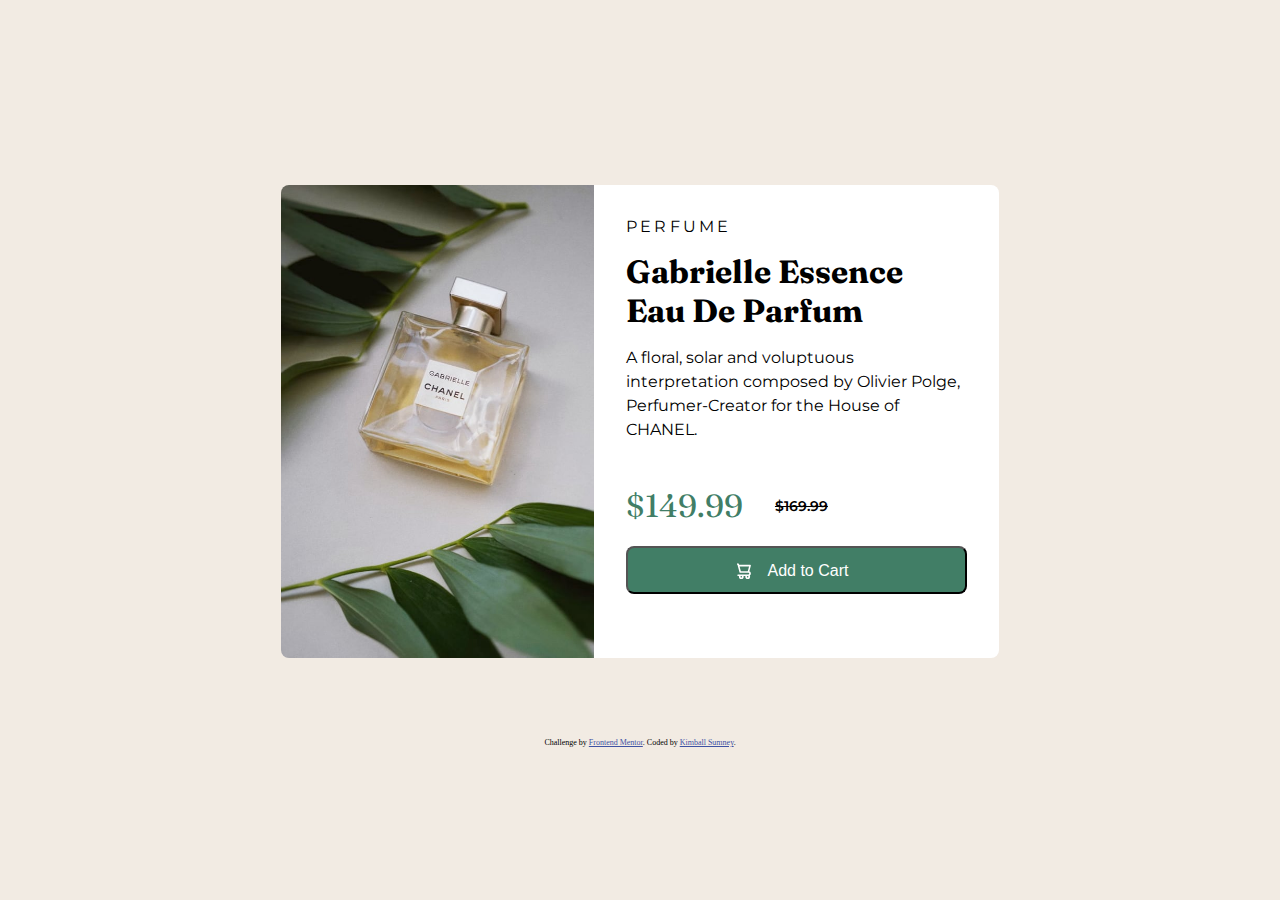
<file: index.html>
<!DOCTYPE html>
<html lang="en">
  <head>
    <meta charset="UTF-8" />
    <meta name="viewport" content="width=device-width, initial-scale=1.0" />
    <!-- displays site properly based on user's device -->

    <link rel="preconnect" href="https://fonts.googleapis.com" />
    <link rel="preconnect" href="https://fonts.gstatic.com" crossorigin />
    <link
      href="https://fonts.googleapis.com/css2?family=Montserrat:wght@400;600;700&display=swap"
      rel="stylesheet"
    />

    <link rel="preconnect" href="https://fonts.googleapis.com" />
    <link rel="preconnect" href="https://fonts.gstatic.com" crossorigin />
    <link
      href="https://fonts.googleapis.com/css2?family=Fraunces:opsz,wght@9..144,400;9..144,700&display=swap"
      rel="stylesheet"
    />

    <link
      rel="icon"
      type="image/png"
      sizes="32x32"
      href="./images/favicon-32x32.png"
    />

    <link href="./style.css" rel="stylesheet" />

    <title>Frontend Mentor | Product preview card component</title>

    <!-- Feel free to remove these styles or customise in your own stylesheet 👍 -->
  </head>
  <body>
    <main class="container">
      <div>
        <picture>
          <source
            media="(min-width: 750px)"
            srcset="./image-product-desktop.jpg"
            alt="Gabrielle Essence picture"
          />

          <source
            media="(min-width: 375px)"
            srcset="./image-product-mobile.jpg"
            alt="Gabrielle Essence picture"
          />

          <img
            src="./image-product-mobile.jpg"
            width="100%"
            class="image"
            alt="Gabrielle Essence picture"
          />
        </picture>
      </div>

      <div class="information">
        <div class="productClass">
          <p>Perfume</p>
        </div>

        <div>
          <h1 class="productHeader">Gabrielle Essence Eau De Parfum</h1>
          <p class="productDescription">
            A floral, solar and voluptuous interpretation composed by Olivier
            Polge, Perfumer-Creator for the House of CHANEL.
          </p>
        </div>

        <div class="pricing">
          <div class="currentPrice">$149.99</div>
          <div class="oldPrice">$169.99</div>
        </div>

        <button class="saleButton">
          <img src="./icon-cart.svg" class="cart" />Add to Cart
        </button>
      </div>
    </main>

    <footer>
      <div class="attribution">
        Challenge by
        <a href="https://www.frontendmentor.io?ref=challenge" target="_blank"
          >Frontend Mentor</a
        >. Coded by <a href="#">Kimball Sumney</a>.
      </div>
    </footer>
  </body>
</html>
</file>
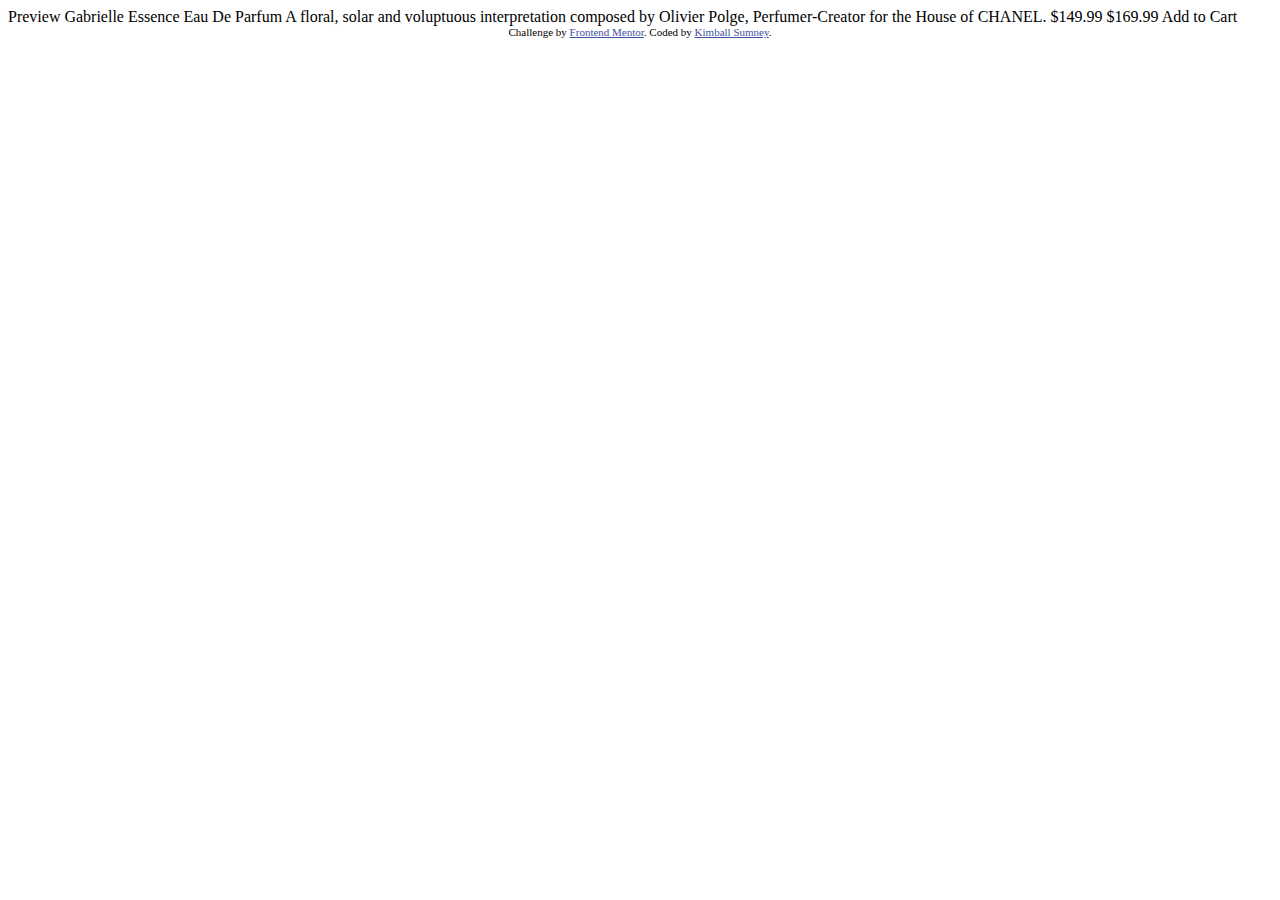
<file: product-preview-card-component-main/index.html>
<!DOCTYPE html>
<html lang="en">
  <head>
    <meta charset="UTF-8" />
    <meta name="viewport" content="width=device-width, initial-scale=1.0" />
    <!-- displays site properly based on user's device -->

    <link
      rel="icon"
      type="image/png"
      sizes="32x32"
      href="./images/favicon-32x32.png"
    />

    <title>Frontend Mentor | Product preview card component</title>

    <!-- Feel free to remove these styles or customise in your own stylesheet 👍 -->
    <style>
      .attribution {
        font-size: 11px;
        text-align: center;
      }
      .attribution a {
        color: hsl(228, 45%, 44%);
      }
    </style>
  </head>
  <body>
    Preview Gabrielle Essence Eau De Parfum A floral, solar and voluptuous
    interpretation composed by Olivier Polge, Perfumer-Creator for the House of
    CHANEL. $149.99 $169.99 Add to Cart

    <div class="attribution">
      Challenge by
      <a href="https://www.frontendmentor.io?ref=challenge" target="_blank"
        >Frontend Mentor</a
      >. Coded by <a href="#">Kimball Sumney</a>.
    </div>
  </body>
</html>
</file>
<file: style.css>
* {
  margin: 0;
  padding: 0;
  box-sizing: border-box;
}

body {
  min-height: 100vh;
  display: flex;
  flex-direction: column;
  justify-content: center;
  align-items: center;
  background-color: hsl(30, 38%, 92%);
}

.container {
  font-family: Montserrat, sans-serif;
  max-width: 375px;

  margin: 1rem;
  padding: 1rem;
}

.image {
  border-radius: 0.5rem 0.5rem 0 0;
  font-size: 0px;
  min-height: 100%;
  flex-basis: 100%;
}

.information {
  margin-top: -3px;
  padding: 1rem;
  background-color: #ffffff;
  border-radius: 0 0 0.5rem 0.5rem;
  min-height: 100%;
  flex-basis: 100%;
}

@media screen and (min-width: 750px) {
  .container {
    max-width: 750px;
    display: flex;
  }

  .image {
    border-radius: 0.5rem 0 0 0.5rem;
  }

  .information {
    margin-top: 0px;
    padding: 2rem;
    border-radius: 0 0.5rem 0.5rem 0;
  }
}

.productClass {
  text-transform: uppercase;
  letter-spacing: 0.2rem;
  margin-bottom: 1rem;
}

.productHeader {
  font-family: Fraunces, serif;
  font-size: 2rem;
  font-weight: 700;
  margin-bottom: 1rem;
}

.productDescription {
  margin-bottom: 1.5rem;
  /* */
  line-height: 1.5;
}

.pricing {
  display: flex;
  align-items: center;
}

.currentPrice {
  font-family: Fraunces, serif;
  font-size: 2rem;
  color: #417e66;
}

.oldPrice {
  font-family: Montserrat, sans-serif;
  font-weight: 600;
  font-size: 0.85rem;
  text-decoration: line-through;
  padding: 2rem;
}

.saleButton {
  font-size: 1rem;
  background-color: #417e66;
  color: #ffff;
  width: 100%;
  height: 3rem;
  border-radius: 0.5rem;
}

.saleButton:hover {
  background-color: #000000;
  cursor: pointer;
}

.cart {
  margin-right: 0.5rem;
  transform: translate(-50%, 20%);
}

.attribution {
  margin-top: 3rem;
  font-size: 0.5rem;
  text-align: center;
}
.attribution a {
  color: hsl(228, 45%, 44%);
}
</file>
